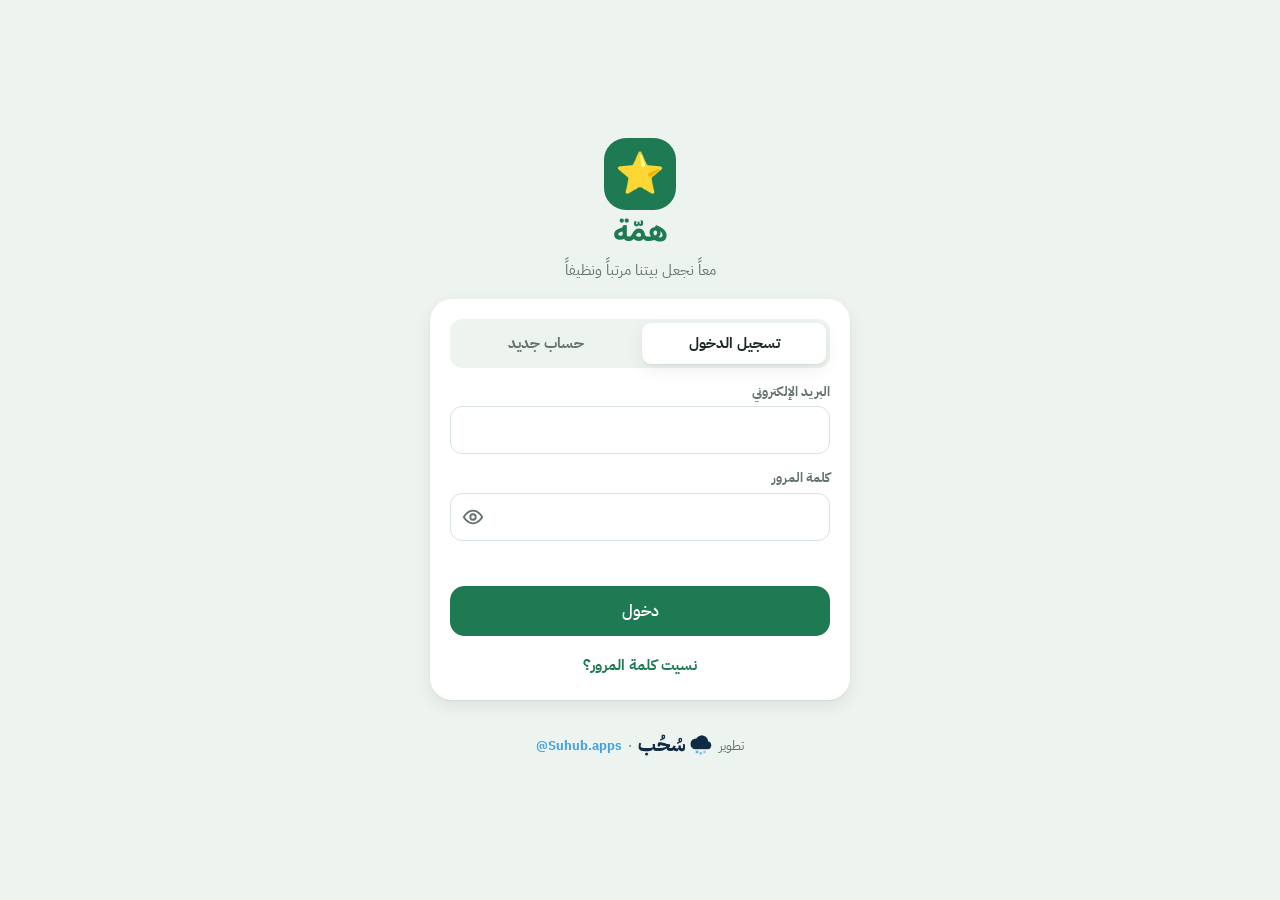
<file: index.html>
<!doctype html>
<html lang="ar" dir="rtl">
<head>
<meta charset="utf-8">
<meta name="viewport" content="width=device-width,initial-scale=1,viewport-fit=cover,user-scalable=no">
<meta name="theme-color" content="#1E7A53">
<meta name="apple-mobile-web-app-capable" content="yes">
<meta name="apple-mobile-web-app-title" content="همّة">
<link rel="manifest" href="manifest.webmanifest">
<link rel="icon" href="icons/icon-192.png">
<link rel="apple-touch-icon" href="icons/icon-192.png">
<title>همّة</title>
<link rel="stylesheet" href="app.css">
<script>window.hmZoom=function(){var m="auto";try{m=localStorage.getItem("hm_zoom")||"auto"}catch(e){}var w=innerWidth,z=1;if(m==="auto"){var tv=/\b(TV|AFT\w*|BRAVIA|Web0S|webOS|Tizen|SMART-TV|SmartTV|GoogleTV|CrKey)\b/i.test(navigator.userAgent);if(w>=1600&&(tv||matchMedia("(hover:none)").matches||w>=2300))z=Math.min(2.4,w/1300)}else z=parseFloat(m)||1;var H=document.documentElement;H.style.zoom=z>1.01?String(Math.round(z*100)/100):"";H.classList.toggle("hm-big",z>1.01||/\b(TV|AFT\w*|BRAVIA|Web0S|webOS|Tizen|SMART-TV|SmartTV|GoogleTV|CrKey)\b/i.test(navigator.userAgent))};hmZoom();addEventListener("resize",hmZoom);window.hmTheme=function(){var t="";try{t=localStorage.getItem("hm_theme")||""}catch(e){}if(t==="light"||t==="dark")document.documentElement.setAttribute("data-theme",t);else document.documentElement.removeAttribute("data-theme")};hmTheme();</script>
</head>
<body>

<!-- 1. تحميل -->
<section class="screen center" id="scrLoading">
  <div class="splash"><div class="logo" aria-hidden="true">⭐</div><div class="nm">همّة</div><div class="hint" style="margin-top:-8px">معاً نجعل بيتنا مرتباً ونظيفاً</div><div class="spinner" role="status" aria-label="جارٍ التحميل"></div></div>
</section>

<!-- 2. تسجيل الدخول -->
<section class="screen center" id="scrAuth" hidden>
  <div class="auth">
    <div class="head"><div class="logo" aria-hidden="true">⭐</div><h1>همّة</h1><p>معاً نجعل بيتنا مرتباً ونظيفاً</p></div>
    <form class="panel" id="authForm" novalidate>
      <div class="seg" role="tablist"><button type="button" class="on" data-mode="in">تسجيل الدخول</button><button type="button" data-mode="up">حساب جديد</button></div>
      <div class="fld" id="fName" hidden><label for="aName">اسمك</label><input class="in" id="aName" autocomplete="name" placeholder="مثال: أبو محمد"></div>
      <div class="fld"><label for="aEmail">البريد الإلكتروني</label><input class="in" id="aEmail" type="email" inputmode="email" autocomplete="email" dir="ltr"></div>
      <div class="fld"><label for="aPass">كلمة المرور</label><input class="in" id="aPass" type="password" autocomplete="current-password" dir="ltr"></div>
      <div class="msg-err" id="authErr" role="alert"></div>
      <button class="btn primary block" type="submit" id="authSubmit">دخول</button>
      <button class="link" type="button" id="forgotBtn">نسيت كلمة المرور؟</button>
    </form>
    <div class="suhub-dev">تطوير <img class="lk-l" src="icons/suhub-lockup.png" alt="سُحُب" height="22"><img class="lk-d" src="icons/suhub-lockup-white.png" alt="سُحُب" height="22"> · <a href="https://instagram.com/suhub.apps" target="_blank" rel="noopener" dir="ltr">@Suhub.apps</a></div>
  </div>
</section>

<!-- 3. إنشاء عائلة أو الانضمام -->
<section class="screen center" id="scrOnboard" hidden>
  <div class="auth">
    <div class="head"><div class="logo" aria-hidden="true">🏠</div><h1 id="obHello">أهلاً بك</h1><p>ابدأ بإنشاء عائلتك، أو انضم لعائلة موجودة برمز الدعوة.</p></div>
    <div class="choice" id="obChoice">
      <button class="opt" type="button" data-ob="create"><span class="e" aria-hidden="true">✨</span><span><b>إنشاء عائلة جديدة</b><span>أضف أبناءك ومهامهم وادعُ الطرف الآخر لاحقاً</span></span></button>
      <button class="opt" type="button" data-ob="join"><span class="e" aria-hidden="true">🔑</span><span><b>الانضمام برمز دعوة</b><span>إذا أنشأ الأب أو الأم العائلة وأرسل إليك الرمز</span></span></button>
    </div>
    <form class="panel" id="obCreate" hidden>
      <div class="fld"><label for="obFam">اسم العائلة</label><input class="in" id="obFam" placeholder="مثال: عائلة الجودر"></div>
      <div class="msg-err" id="obCreateErr" role="alert"></div>
      <button class="btn primary block" type="submit">إنشاء العائلة</button>
      <button class="link" type="button" data-ob="back">رجوع</button>
    </form>
    <form class="panel" id="obJoin" hidden>
      <div class="fld"><label for="obCode">رمز الدعوة</label><input class="in" id="obCode" maxlength="6" autocapitalize="characters" autocomplete="off" dir="ltr" style="text-align:center;letter-spacing:.3em;font-size:22px;font-weight:800"></div>
      <div class="msg-err" id="obJoinErr" role="alert"></div>
      <button class="btn primary block" type="submit">انضمام</button>
      <button class="link" type="button" data-ob="back">رجوع</button>
    </form>
    <button class="link" type="button" id="obSignOut">تسجيل الخروج</button>
  </div>
</section>

<!-- 4. لوحة المهام -->
<div class="app screen" id="scrBoard" hidden>
  <header class="top">
    <div class="date">
      <div class="brand"><span aria-hidden="true">⭐</span> <span id="famName">همّة</span></div>
      <h1 id="dayTitle">…</h1>
      <div class="sub"><span id="greg"></span><span id="clock"></span></div>
    </div>
    <div class="tools">
      <div class="viewsw" id="viewSw" role="tablist" aria-label="اختيار الصفحة">
        <button type="button" role="tab" data-view="kids" class="on">👧 الأبناء</button>
        <button type="button" role="tab" data-view="adults">🏠 الوالدين</button>
      </div>
      <div class="daynav" role="group" aria-label="اختيار اليوم">
        <button class="btn" id="prevDay" aria-label="اليوم السابق"><svg viewBox="0 0 24 24" fill="none" stroke="currentColor" stroke-width="2.4"><path d="M9 6l6 6-6 6"/></svg></button>
        <button class="btn on" id="todayBtn">اليوم</button>
        <button class="btn" id="nextDay" aria-label="اليوم التالي"><svg viewBox="0 0 24 24" fill="none" stroke="currentColor" stroke-width="2.4"><path d="M15 6l-6 6 6 6"/></svg></button>
      </div>
      <button class="btn honor-btn" id="honorBtn" hidden><span aria-hidden="true">🏆</span><span class="lbl-t">لوحة الشرف</span></button>
      <button class="btn primary" id="parentBtn"><svg viewBox="0 0 24 24" fill="none" stroke="currentColor" stroke-width="2"><rect x="5" y="11" width="14" height="10" rx="2"/><path d="M8 11V8a4 4 0 018 0v3"/></svg><span class="lbl-t">لوحة الوالدين</span></button>
    </div>
  </header>
  <div class="trial-bar" id="trialBar" hidden></div>
  <div class="notice" id="notice" hidden></div>
  <div class="goal-strip" id="goalStrip" hidden></div>
  <main class="board" id="board" aria-live="polite"></main>
  <div class="suhub-dev">تطوير <img class="lk-l" src="icons/suhub-lockup.png" alt="سُحُب" height="22"><img class="lk-d" src="icons/suhub-lockup-white.png" alt="سُحُب" height="22"> · <a href="https://instagram.com/suhub.apps" target="_blank" rel="noopener" dir="ltr">@Suhub.apps</a></div>
</div>

<canvas id="fx" aria-hidden="true"></canvas>
<div class="cele" id="cele" aria-live="assertive"><div class="card"><div class="em" id="celeEm">👏</div><h3 id="celeT"></h3><p id="celeP"></p><div class="plus" id="celePlus" hidden></div></div></div>
<div class="toast" id="toast"></div>
<div id="modalRoot"></div>

<script>
/* boot guard */
(function(){
  var errs=[];
  function rec(msg,file,line){errs.push({msg:String(msg||""),file:String(file||""),line:line||0})}
  window.addEventListener("error",function(e){if(e&&e.message)rec(e.message,e.filename,e.lineno)},true);
  window.addEventListener("unhandledrejection",function(e){var r=e&&e.reason;rec(r&&(r.message||r.code)||r,"",0)});
  function show(){
    var ld=document.getElementById("scrLoading");
    if(!ld||ld.hidden||document.getElementById("bootErr"))return;
    var cfg=null,other=null;
    for(var i=0;i<errs.length;i++){var x=errs[i];if(/firebase-config\.js/.test(x.file)){cfg=x;break}if(!other&&/SyntaxError|import|module|Failed to fetch/i.test(x.msg))other=x}
    var t,d;
    if(cfg){t="⚠️ خطأ في ملف الإعدادات";d="في ملف <b dir=\"ltr\">firebase-config.js</b>"+(cfg.line?" عند السطر <b>"+cfg.line+"</b> أو السطر الذي قبله":"")+".<br>تأكد من الفواصل <b>,</b> في آخر كل سطر، وأن كل قيمة بين علامتي تنصيص \"\".";}
    else if(!navigator.onLine){t="📡 لا يوجد اتصال بالإنترنت";d="تأكد من الاتصال وحاول مرة أخرى.";}
    else if(other){t="⚠️ تعذّر تشغيل التطبيق";d="حدث خطأ أثناء التحميل. أعد المحاولة، وإذا تكرر الخطأ تواصل معنا.";}
    else{t="⏳ استغرق التحميل وقتاً أطول من المعتاد";d="غالباً الاتصال بطيء. أعد المحاولة.";}
    var info=(cfg||other)?'<code dir="ltr" style="display:block;margin-top:10px;font-size:11px;opacity:.7;word-break:break-all">'+((cfg||other).msg.replace(/[<>&]/g,""))+'</code>':"";
    var box=document.createElement("div");box.id="bootErr";
    box.style.cssText="max-width:340px;margin:18px auto 0;padding:16px 18px;border-radius:16px;background:rgba(255,255,255,.08);border:1px solid rgba(127,127,127,.35);text-align:center;line-height:1.8;font-size:14px";
    box.innerHTML='<div style="font-weight:800;font-size:17px;margin-bottom:6px">'+t+'</div><div>'+d+'</div>'+info+'<button type="button" class="btn primary" style="margin-top:12px" onclick="location.reload()">↻ إعادة المحاولة</button>';
    var sp=ld.querySelector(".spinner");if(sp)sp.style.display="none";
    (ld.querySelector(".splash")||ld).appendChild(box);
  }
  setTimeout(show,12000);
  /* reload once on new version */
  try{if("serviceWorker"in navigator){var had=!!navigator.serviceWorker.controller,rl=false;navigator.serviceWorker.addEventListener("controllerchange",function(){if(had&&!rl){rl=true;location.reload()}})}}catch(_){}
  window.addEventListener("error",function(e){if(e&&/firebase-config\.js/.test(e.filename||""))setTimeout(show,300)},true);
})();
</script>
<script type="module" src="app.js"></script>
</body>
</html>
</file>
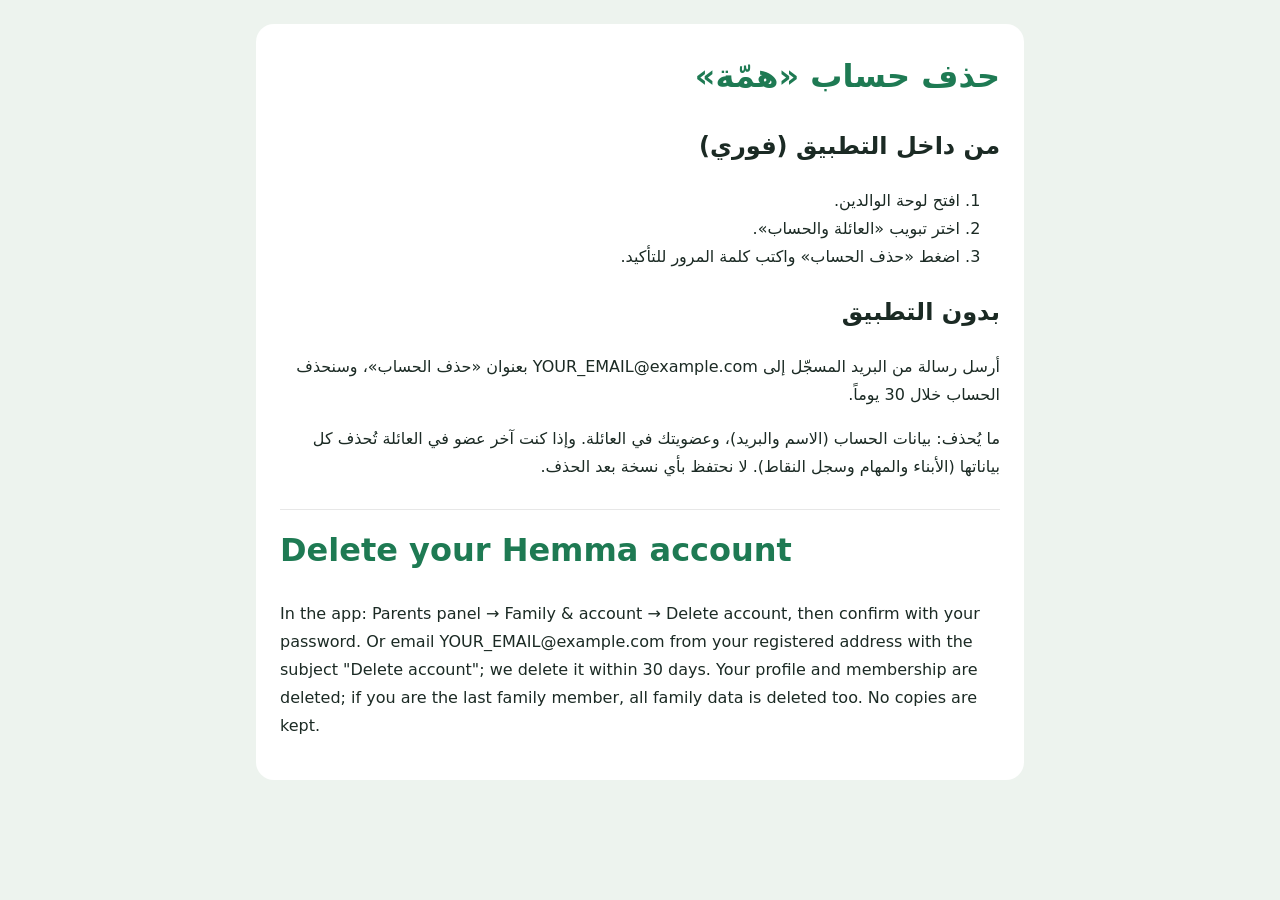
<file: delete-account.html>
<!doctype html>
<html lang="ar" dir="rtl"><head><meta charset="utf-8"><meta name="viewport" content="width=device-width,initial-scale=1">
<title>حذف الحساب · همّة</title>
<style>
:root{--bg:#EDF3EE;--fg:#1B2A24;--accent:#1E7A53;--card:#fff}
@media (prefers-color-scheme:dark){:root{--bg:#101714;--fg:#E4EDE8;--accent:#43C18A;--card:#18221E}}
body{margin:0;background:var(--bg);color:var(--fg);font:16px/1.75 system-ui,"Segoe UI",Tahoma,sans-serif;padding:24px 16px}
main{max-width:720px;margin:auto;background:var(--card);border-radius:18px;padding:24px}h1{color:var(--accent);margin-top:0}
.en{direction:ltr;text-align:left;border-top:1px solid #8883;margin-top:28px;padding-top:12px}
</style></head><body><main>
<h1>حذف حساب «همّة»</h1>
<h2>من داخل التطبيق (فوري)</h2>
<ol><li>افتح لوحة الوالدين.</li><li>اختر تبويب «العائلة والحساب».</li><li>اضغط «حذف الحساب» واكتب كلمة المرور للتأكيد.</li></ol>
<h2>بدون التطبيق</h2>
<p>أرسل رسالة من البريد المسجّل إلى <span dir="ltr">YOUR_EMAIL@example.com</span> بعنوان «حذف الحساب»، وسنحذف الحساب خلال 30 يوماً.</p>
<p>ما يُحذف: بيانات الحساب (الاسم والبريد)، وعضويتك في العائلة. وإذا كنت آخر عضو في العائلة تُحذف كل بياناتها (الأبناء والمهام وسجل النقاط). لا نحتفظ بأي نسخة بعد الحذف.</p>
<div class="en"><h1>Delete your Hemma account</h1>
<p>In the app: Parents panel → Family &amp; account → Delete account, then confirm with your password. Or email YOUR_EMAIL@example.com from your registered address with the subject "Delete account"; we delete it within 30 days. Your profile and membership are deleted; if you are the last family member, all family data is deleted too. No copies are kept.</p></div>
</main></body></html>
</file>
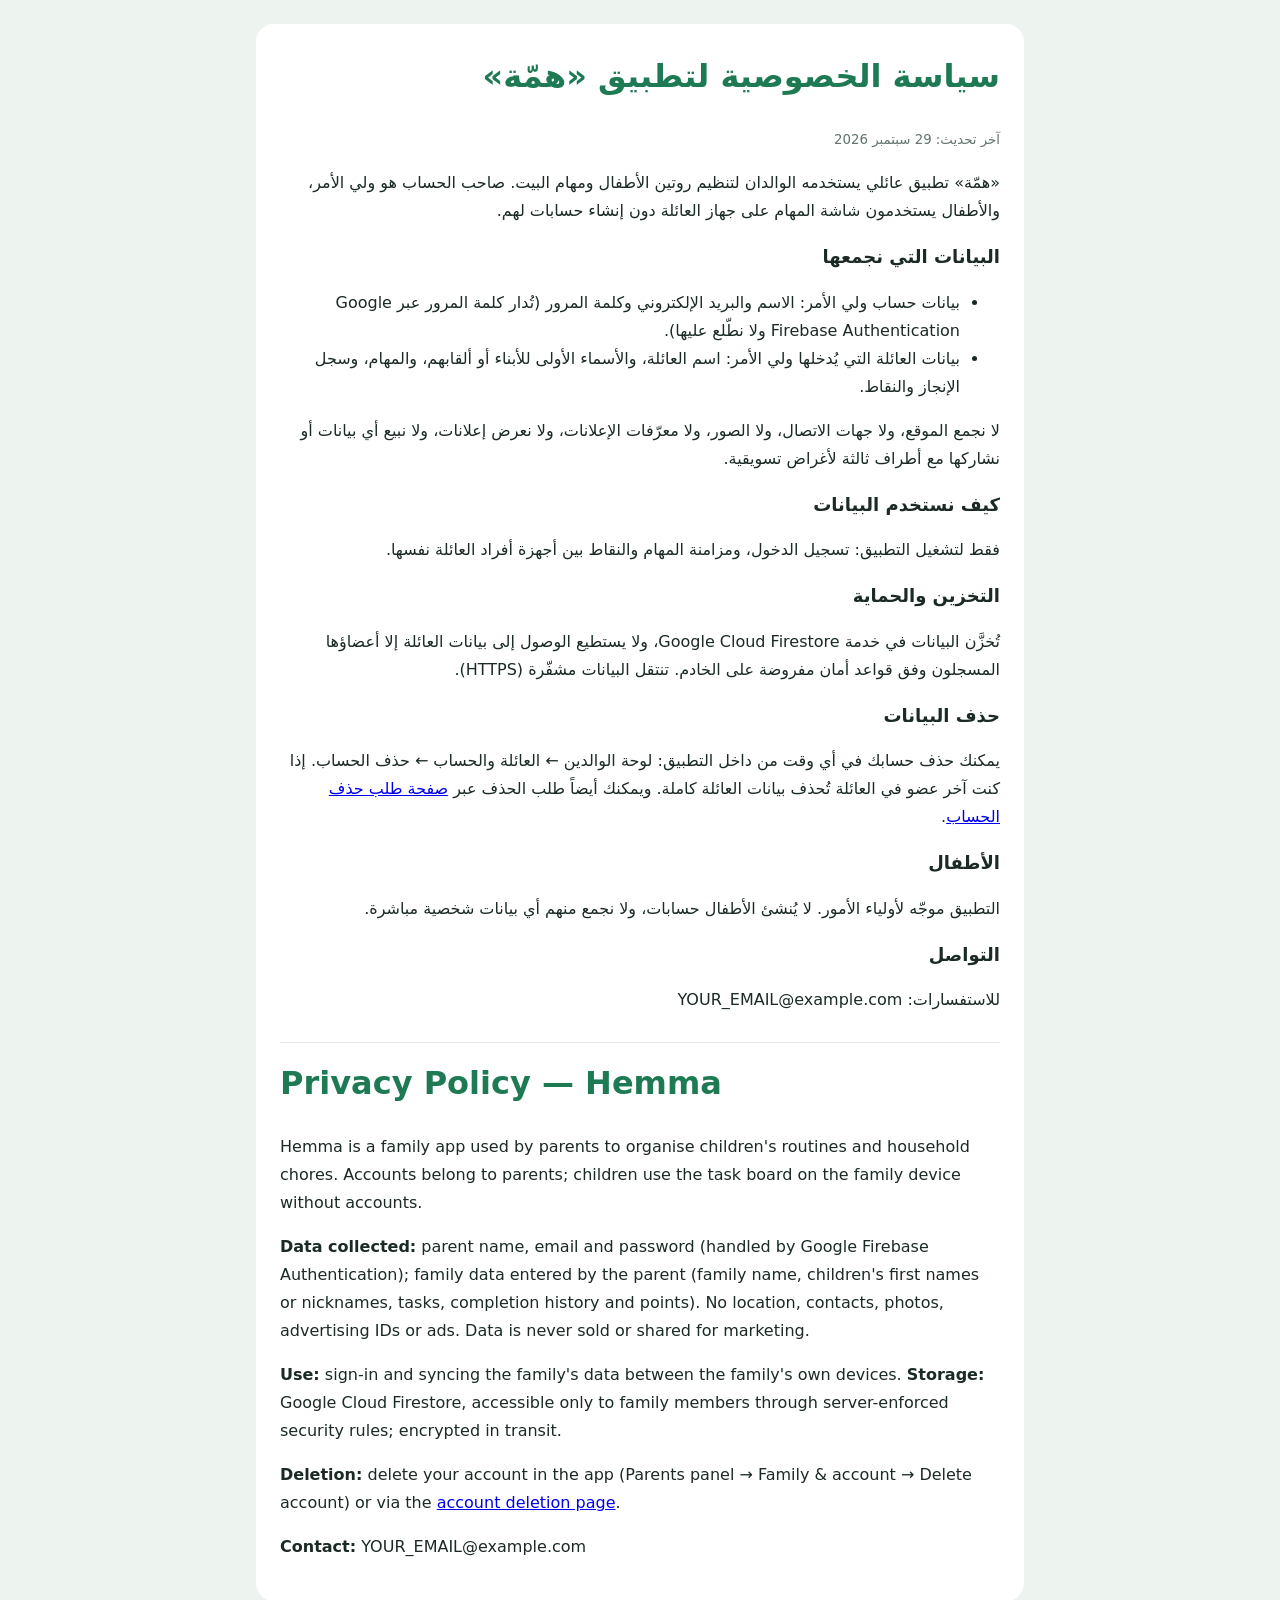
<file: privacy.html>
<!doctype html>
<html lang="ar" dir="rtl"><head><meta charset="utf-8"><meta name="viewport" content="width=device-width,initial-scale=1">
<title>سياسة الخصوصية · همّة</title>
<style>
:root{--bg:#EDF3EE;--fg:#1B2A24;--muted:#63746C;--accent:#1E7A53;--card:#fff}
@media (prefers-color-scheme:dark){:root{--bg:#101714;--fg:#E4EDE8;--muted:#94A69D;--accent:#43C18A;--card:#18221E}}
body{margin:0;background:var(--bg);color:var(--fg);font:16px/1.75 system-ui,"Segoe UI",Tahoma,sans-serif;padding:24px 16px}
main{max-width:720px;margin:auto;background:var(--card);border-radius:18px;padding:24px}
h1{color:var(--accent);margin-top:0}h2{font-size:18px;margin-bottom:4px}p,li{color:var(--fg)}small{color:var(--muted)}
.en{direction:ltr;text-align:left;border-top:1px solid #8883;margin-top:28px;padding-top:12px}
</style></head><body><main>
<h1>سياسة الخصوصية لتطبيق «همّة»</h1>
<small>آخر تحديث: 29 سبتمبر 2026</small>
<p>«همّة» تطبيق عائلي يستخدمه الوالدان لتنظيم روتين الأطفال ومهام البيت. صاحب الحساب هو ولي الأمر، والأطفال يستخدمون شاشة المهام على جهاز العائلة دون إنشاء حسابات لهم.</p>
<h2>البيانات التي نجمعها</h2>
<ul>
<li>بيانات حساب ولي الأمر: الاسم والبريد الإلكتروني وكلمة المرور (تُدار كلمة المرور عبر Google Firebase Authentication ولا نطّلع عليها).</li>
<li>بيانات العائلة التي يُدخلها ولي الأمر: اسم العائلة، والأسماء الأولى للأبناء أو ألقابهم، والمهام، وسجل الإنجاز والنقاط.</li>
</ul>
<p>لا نجمع الموقع، ولا جهات الاتصال، ولا الصور، ولا معرّفات الإعلانات، ولا نعرض إعلانات، ولا نبيع أي بيانات أو نشاركها مع أطراف ثالثة لأغراض تسويقية.</p>
<h2>كيف نستخدم البيانات</h2>
<p>فقط لتشغيل التطبيق: تسجيل الدخول، ومزامنة المهام والنقاط بين أجهزة أفراد العائلة نفسها.</p>
<h2>التخزين والحماية</h2>
<p>تُخزَّن البيانات في خدمة Google Cloud Firestore، ولا يستطيع الوصول إلى بيانات العائلة إلا أعضاؤها المسجلون وفق قواعد أمان مفروضة على الخادم. تنتقل البيانات مشفّرة (HTTPS).</p>
<h2>حذف البيانات</h2>
<p>يمكنك حذف حسابك في أي وقت من داخل التطبيق: لوحة الوالدين ← العائلة والحساب ← حذف الحساب. إذا كنت آخر عضو في العائلة تُحذف بيانات العائلة كاملة. ويمكنك أيضاً طلب الحذف عبر <a href="delete-account.html">صفحة طلب حذف الحساب</a>.</p>
<h2>الأطفال</h2>
<p>التطبيق موجّه لأولياء الأمور. لا يُنشئ الأطفال حسابات، ولا نجمع منهم أي بيانات شخصية مباشرة.</p>
<h2>التواصل</h2>
<p>للاستفسارات: <span dir="ltr">YOUR_EMAIL@example.com</span></p>
<div class="en">
<h1>Privacy Policy — Hemma</h1>
<p>Hemma is a family app used by parents to organise children's routines and household chores. Accounts belong to parents; children use the task board on the family device without accounts.</p>
<p><b>Data collected:</b> parent name, email and password (handled by Google Firebase Authentication); family data entered by the parent (family name, children's first names or nicknames, tasks, completion history and points). No location, contacts, photos, advertising IDs or ads. Data is never sold or shared for marketing.</p>
<p><b>Use:</b> sign-in and syncing the family's data between the family's own devices. <b>Storage:</b> Google Cloud Firestore, accessible only to family members through server-enforced security rules; encrypted in transit.</p>
<p><b>Deletion:</b> delete your account in the app (Parents panel → Family &amp; account → Delete account) or via the <a href="delete-account.html">account deletion page</a>.</p>
<p><b>Contact:</b> YOUR_EMAIL@example.com</p>
</div>
</main></body></html>
</file>
<file: app.css>
@font-face{font-family:IBM Plex Sans Arabic;font-style:normal;font-display:swap;font-weight:400;src:url("./fonts/ibm-plex-sans-arabic-arabic-400-normal-HDFIX7LY.woff2") format("woff2"),url("./fonts/ibm-plex-sans-arabic-arabic-400-normal-N4DMJBB5.woff") format("woff");unicode-range:U+0600-06FF,U+0750-077F,U+0870-088E,U+0890-0891,U+0897-08E1,U+08E3-08FF,U+200C-200E,U+2010-2011,U+204F,U+2E41,U+FB50-FDFF,U+FE70-FE74,U+FE76-FEFC,U+102E0-102FB,U+10E60-10E7E,U+10EC2-10EC4,U+10EFC-10EFF,U+1EE00-1EE03,U+1EE05-1EE1F,U+1EE21-1EE22,U+1EE24,U+1EE27,U+1EE29-1EE32,U+1EE34-1EE37,U+1EE39,U+1EE3B,U+1EE42,U+1EE47,U+1EE49,U+1EE4B,U+1EE4D-1EE4F,U+1EE51-1EE52,U+1EE54,U+1EE57,U+1EE59,U+1EE5B,U+1EE5D,U+1EE5F,U+1EE61-1EE62,U+1EE64,U+1EE67-1EE6A,U+1EE6C-1EE72,U+1EE74-1EE77,U+1EE79-1EE7C,U+1EE7E,U+1EE80-1EE89,U+1EE8B-1EE9B,U+1EEA1-1EEA3,U+1EEA5-1EEA9,U+1EEAB-1EEBB,U+1EEF0-1EEF1}@font-face{font-family:IBM Plex Sans Arabic;font-style:normal;font-display:swap;font-weight:400;src:url("./fonts/ibm-plex-sans-arabic-cyrillic-ext-400-normal-XJDTNQZ3.woff2") format("woff2"),url("./fonts/ibm-plex-sans-arabic-cyrillic-ext-400-normal-P2AL3NYX.woff") format("woff");unicode-range:U+0460-052F,U+1C80-1C8A,U+20B4,U+2DE0-2DFF,U+A640-A69F,U+FE2E-FE2F}@font-face{font-family:IBM Plex Sans Arabic;font-style:normal;font-display:swap;font-weight:400;src:url("./fonts/ibm-plex-sans-arabic-latin-ext-400-normal-ZJNBCCQT.woff2") format("woff2"),url("./fonts/ibm-plex-sans-arabic-latin-ext-400-normal-BNYZJBRB.woff") format("woff");unicode-range:U+0100-02BA,U+02BD-02C5,U+02C7-02CC,U+02CE-02D7,U+02DD-02FF,U+0304,U+0308,U+0329,U+1D00-1DBF,U+1E00-1E9F,U+1EF2-1EFF,U+2020,U+20A0-20AB,U+20AD-20C0,U+2113,U+2C60-2C7F,U+A720-A7FF}@font-face{font-family:IBM Plex Sans Arabic;font-style:normal;font-display:swap;font-weight:400;src:url("./fonts/ibm-plex-sans-arabic-latin-400-normal-W2AG3YJR.woff2") format("woff2"),url("./fonts/ibm-plex-sans-arabic-latin-400-normal-7WCZAUHA.woff") format("woff");unicode-range:U+0000-00FF,U+0131,U+0152-0153,U+02BB-02BC,U+02C6,U+02DA,U+02DC,U+0304,U+0308,U+0329,U+2000-206F,U+20AC,U+2122,U+2191,U+2193,U+2212,U+2215,U+FEFF,U+FFFD}@font-face{font-family:IBM Plex Sans Arabic;font-style:normal;font-display:swap;font-weight:500;src:url("./fonts/ibm-plex-sans-arabic-arabic-500-normal-AAIACC75.woff2") format("woff2"),url("./fonts/ibm-plex-sans-arabic-arabic-500-normal-5MTGWOCT.woff") format("woff");unicode-range:U+0600-06FF,U+0750-077F,U+0870-088E,U+0890-0891,U+0897-08E1,U+08E3-08FF,U+200C-200E,U+2010-2011,U+204F,U+2E41,U+FB50-FDFF,U+FE70-FE74,U+FE76-FEFC,U+102E0-102FB,U+10E60-10E7E,U+10EC2-10EC4,U+10EFC-10EFF,U+1EE00-1EE03,U+1EE05-1EE1F,U+1EE21-1EE22,U+1EE24,U+1EE27,U+1EE29-1EE32,U+1EE34-1EE37,U+1EE39,U+1EE3B,U+1EE42,U+1EE47,U+1EE49,U+1EE4B,U+1EE4D-1EE4F,U+1EE51-1EE52,U+1EE54,U+1EE57,U+1EE59,U+1EE5B,U+1EE5D,U+1EE5F,U+1EE61-1EE62,U+1EE64,U+1EE67-1EE6A,U+1EE6C-1EE72,U+1EE74-1EE77,U+1EE79-1EE7C,U+1EE7E,U+1EE80-1EE89,U+1EE8B-1EE9B,U+1EEA1-1EEA3,U+1EEA5-1EEA9,U+1EEAB-1EEBB,U+1EEF0-1EEF1}@font-face{font-family:IBM Plex Sans Arabic;font-style:normal;font-display:swap;font-weight:500;src:url("./fonts/ibm-plex-sans-arabic-cyrillic-ext-500-normal-JDN6M2QH.woff2") format("woff2"),url("./fonts/ibm-plex-sans-arabic-cyrillic-ext-500-normal-G66K6AVN.woff") format("woff");unicode-range:U+0460-052F,U+1C80-1C8A,U+20B4,U+2DE0-2DFF,U+A640-A69F,U+FE2E-FE2F}@font-face{font-family:IBM Plex Sans Arabic;font-style:normal;font-display:swap;font-weight:500;src:url("./fonts/ibm-plex-sans-arabic-latin-ext-500-normal-R4TZYXNB.woff2") format("woff2"),url("./fonts/ibm-plex-sans-arabic-latin-ext-500-normal-N3YASIEA.woff") format("woff");unicode-range:U+0100-02BA,U+02BD-02C5,U+02C7-02CC,U+02CE-02D7,U+02DD-02FF,U+0304,U+0308,U+0329,U+1D00-1DBF,U+1E00-1E9F,U+1EF2-1EFF,U+2020,U+20A0-20AB,U+20AD-20C0,U+2113,U+2C60-2C7F,U+A720-A7FF}@font-face{font-family:IBM Plex Sans Arabic;font-style:normal;font-display:swap;font-weight:500;src:url("./fonts/ibm-plex-sans-arabic-latin-500-normal-5LQDONK7.woff2") format("woff2"),url("./fonts/ibm-plex-sans-arabic-latin-500-normal-TFD6UMQA.woff") format("woff");unicode-range:U+0000-00FF,U+0131,U+0152-0153,U+02BB-02BC,U+02C6,U+02DA,U+02DC,U+0304,U+0308,U+0329,U+2000-206F,U+20AC,U+2122,U+2191,U+2193,U+2212,U+2215,U+FEFF,U+FFFD}@font-face{font-family:IBM Plex Sans Arabic;font-style:normal;font-display:swap;font-weight:600;src:url("./fonts/ibm-plex-sans-arabic-arabic-600-normal-LS4CIPTS.woff2") format("woff2"),url("./fonts/ibm-plex-sans-arabic-arabic-600-normal-USVRKN2F.woff") format("woff");unicode-range:U+0600-06FF,U+0750-077F,U+0870-088E,U+0890-0891,U+0897-08E1,U+08E3-08FF,U+200C-200E,U+2010-2011,U+204F,U+2E41,U+FB50-FDFF,U+FE70-FE74,U+FE76-FEFC,U+102E0-102FB,U+10E60-10E7E,U+10EC2-10EC4,U+10EFC-10EFF,U+1EE00-1EE03,U+1EE05-1EE1F,U+1EE21-1EE22,U+1EE24,U+1EE27,U+1EE29-1EE32,U+1EE34-1EE37,U+1EE39,U+1EE3B,U+1EE42,U+1EE47,U+1EE49,U+1EE4B,U+1EE4D-1EE4F,U+1EE51-1EE52,U+1EE54,U+1EE57,U+1EE59,U+1EE5B,U+1EE5D,U+1EE5F,U+1EE61-1EE62,U+1EE64,U+1EE67-1EE6A,U+1EE6C-1EE72,U+1EE74-1EE77,U+1EE79-1EE7C,U+1EE7E,U+1EE80-1EE89,U+1EE8B-1EE9B,U+1EEA1-1EEA3,U+1EEA5-1EEA9,U+1EEAB-1EEBB,U+1EEF0-1EEF1}@font-face{font-family:IBM Plex Sans Arabic;font-style:normal;font-display:swap;font-weight:600;src:url("./fonts/ibm-plex-sans-arabic-cyrillic-ext-600-normal-HM5VVFOZ.woff2") format("woff2"),url("./fonts/ibm-plex-sans-arabic-cyrillic-ext-600-normal-AJDAM7LZ.woff") format("woff");unicode-range:U+0460-052F,U+1C80-1C8A,U+20B4,U+2DE0-2DFF,U+A640-A69F,U+FE2E-FE2F}@font-face{font-family:IBM Plex Sans Arabic;font-style:normal;font-display:swap;font-weight:600;src:url("./fonts/ibm-plex-sans-arabic-latin-ext-600-normal-V6CVHTRX.woff2") format("woff2"),url("./fonts/ibm-plex-sans-arabic-latin-ext-600-normal-TVCPUHHD.woff") format("woff");unicode-range:U+0100-02BA,U+02BD-02C5,U+02C7-02CC,U+02CE-02D7,U+02DD-02FF,U+0304,U+0308,U+0329,U+1D00-1DBF,U+1E00-1E9F,U+1EF2-1EFF,U+2020,U+20A0-20AB,U+20AD-20C0,U+2113,U+2C60-2C7F,U+A720-A7FF}@font-face{font-family:IBM Plex Sans Arabic;font-style:normal;font-display:swap;font-weight:600;src:url("./fonts/ibm-plex-sans-arabic-latin-600-normal-XUUOQ5DA.woff2") format("woff2"),url("./fonts/ibm-plex-sans-arabic-latin-600-normal-ZE5R3UMF.woff") format("woff");unicode-range:U+0000-00FF,U+0131,U+0152-0153,U+02BB-02BC,U+02C6,U+02DA,U+02DC,U+0304,U+0308,U+0329,U+2000-206F,U+20AC,U+2122,U+2191,U+2193,U+2212,U+2215,U+FEFF,U+FFFD}@font-face{font-family:IBM Plex Sans Arabic;font-style:normal;font-display:swap;font-weight:700;src:url("./fonts/ibm-plex-sans-arabic-arabic-700-normal-HXTRD7MG.woff2") format("woff2"),url("./fonts/ibm-plex-sans-arabic-arabic-700-normal-PHKC2NDM.woff") format("woff");unicode-range:U+0600-06FF,U+0750-077F,U+0870-088E,U+0890-0891,U+0897-08E1,U+08E3-08FF,U+200C-200E,U+2010-2011,U+204F,U+2E41,U+FB50-FDFF,U+FE70-FE74,U+FE76-FEFC,U+102E0-102FB,U+10E60-10E7E,U+10EC2-10EC4,U+10EFC-10EFF,U+1EE00-1EE03,U+1EE05-1EE1F,U+1EE21-1EE22,U+1EE24,U+1EE27,U+1EE29-1EE32,U+1EE34-1EE37,U+1EE39,U+1EE3B,U+1EE42,U+1EE47,U+1EE49,U+1EE4B,U+1EE4D-1EE4F,U+1EE51-1EE52,U+1EE54,U+1EE57,U+1EE59,U+1EE5B,U+1EE5D,U+1EE5F,U+1EE61-1EE62,U+1EE64,U+1EE67-1EE6A,U+1EE6C-1EE72,U+1EE74-1EE77,U+1EE79-1EE7C,U+1EE7E,U+1EE80-1EE89,U+1EE8B-1EE9B,U+1EEA1-1EEA3,U+1EEA5-1EEA9,U+1EEAB-1EEBB,U+1EEF0-1EEF1}@font-face{font-family:IBM Plex Sans Arabic;font-style:normal;font-display:swap;font-weight:700;src:url("./fonts/ibm-plex-sans-arabic-cyrillic-ext-700-normal-DGZFXEHW.woff2") format("woff2"),url("./fonts/ibm-plex-sans-arabic-cyrillic-ext-700-normal-WLRBPAKL.woff") format("woff");unicode-range:U+0460-052F,U+1C80-1C8A,U+20B4,U+2DE0-2DFF,U+A640-A69F,U+FE2E-FE2F}@font-face{font-family:IBM Plex Sans Arabic;font-style:normal;font-display:swap;font-weight:700;src:url("./fonts/ibm-plex-sans-arabic-latin-ext-700-normal-7B2WXXLV.woff2") format("woff2"),url("./fonts/ibm-plex-sans-arabic-latin-ext-700-normal-FWASHQWK.woff") format("woff");unicode-range:U+0100-02BA,U+02BD-02C5,U+02C7-02CC,U+02CE-02D7,U+02DD-02FF,U+0304,U+0308,U+0329,U+1D00-1DBF,U+1E00-1E9F,U+1EF2-1EFF,U+2020,U+20A0-20AB,U+20AD-20C0,U+2113,U+2C60-2C7F,U+A720-A7FF}@font-face{font-family:IBM Plex Sans Arabic;font-style:normal;font-display:swap;font-weight:700;src:url("./fonts/ibm-plex-sans-arabic-latin-700-normal-PNVBXMWU.woff2") format("woff2"),url("./fonts/ibm-plex-sans-arabic-latin-700-normal-XDYQC2ZA.woff") format("woff");unicode-range:U+0000-00FF,U+0131,U+0152-0153,U+02BB-02BC,U+02C6,U+02DA,U+02DC,U+0304,U+0308,U+0329,U+2000-206F,U+20AC,U+2122,U+2191,U+2193,U+2212,U+2215,U+FEFF,U+FFFD}@font-face{font-family:"Baloo Bhaijaan 2";font-style:normal;font-display:swap;font-weight:600;src:url("./fonts/baloo-bhaijaan-2-arabic-600-normal-VOY4JOK4.woff2") format("woff2"),url("./fonts/baloo-bhaijaan-2-arabic-600-normal-HRPUJSL7.woff") format("woff");unicode-range:U+0600-06FF,U+0750-077F,U+0870-088E,U+0890-0891,U+0897-08E1,U+08E3-08FF,U+200C-200E,U+2010-2011,U+204F,U+2E41,U+FB50-FDFF,U+FE70-FE74,U+FE76-FEFC,U+102E0-102FB,U+10E60-10E7E,U+10EC2-10EC4,U+10EFC-10EFF,U+1EE00-1EE03,U+1EE05-1EE1F,U+1EE21-1EE22,U+1EE24,U+1EE27,U+1EE29-1EE32,U+1EE34-1EE37,U+1EE39,U+1EE3B,U+1EE42,U+1EE47,U+1EE49,U+1EE4B,U+1EE4D-1EE4F,U+1EE51-1EE52,U+1EE54,U+1EE57,U+1EE59,U+1EE5B,U+1EE5D,U+1EE5F,U+1EE61-1EE62,U+1EE64,U+1EE67-1EE6A,U+1EE6C-1EE72,U+1EE74-1EE77,U+1EE79-1EE7C,U+1EE7E,U+1EE80-1EE89,U+1EE8B-1EE9B,U+1EEA1-1EEA3,U+1EEA5-1EEA9,U+1EEAB-1EEBB,U+1EEF0-1EEF1}@font-face{font-family:"Baloo Bhaijaan 2";font-style:normal;font-display:swap;font-weight:600;src:url("./fonts/baloo-bhaijaan-2-vietnamese-600-normal-G4D7ZW4Y.woff2") format("woff2"),url("./fonts/baloo-bhaijaan-2-vietnamese-600-normal-KJ6BG2DC.woff") format("woff");unicode-range:U+0102-0103,U+0110-0111,U+0128-0129,U+0168-0169,U+01A0-01A1,U+01AF-01B0,U+0300-0301,U+0303-0304,U+0308-0309,U+0323,U+0329,U+1EA0-1EF9,U+20AB}@font-face{font-family:"Baloo Bhaijaan 2";font-style:normal;font-display:swap;font-weight:600;src:url("./fonts/baloo-bhaijaan-2-latin-ext-600-normal-U4DRLWRX.woff2") format("woff2"),url("./fonts/baloo-bhaijaan-2-latin-ext-600-normal-WBL5J37E.woff") format("woff");unicode-range:U+0100-02BA,U+02BD-02C5,U+02C7-02CC,U+02CE-02D7,U+02DD-02FF,U+0304,U+0308,U+0329,U+1D00-1DBF,U+1E00-1E9F,U+1EF2-1EFF,U+2020,U+20A0-20AB,U+20AD-20C0,U+2113,U+2C60-2C7F,U+A720-A7FF}@font-face{font-family:"Baloo Bhaijaan 2";font-style:normal;font-display:swap;font-weight:600;src:url("./fonts/baloo-bhaijaan-2-latin-600-normal-Q2D3VILL.woff2") format("woff2"),url("./fonts/baloo-bhaijaan-2-latin-600-normal-BGIJZC6V.woff") format("woff");unicode-range:U+0000-00FF,U+0131,U+0152-0153,U+02BB-02BC,U+02C6,U+02DA,U+02DC,U+0304,U+0308,U+0329,U+2000-206F,U+20AC,U+2122,U+2191,U+2193,U+2212,U+2215,U+FEFF,U+FFFD}@font-face{font-family:"Baloo Bhaijaan 2";font-style:normal;font-display:swap;font-weight:700;src:url("./fonts/baloo-bhaijaan-2-arabic-700-normal-4NS5YCH5.woff2") format("woff2"),url("./fonts/baloo-bhaijaan-2-arabic-700-normal-EI6TAYAH.woff") format("woff");unicode-range:U+0600-06FF,U+0750-077F,U+0870-088E,U+0890-0891,U+0897-08E1,U+08E3-08FF,U+200C-200E,U+2010-2011,U+204F,U+2E41,U+FB50-FDFF,U+FE70-FE74,U+FE76-FEFC,U+102E0-102FB,U+10E60-10E7E,U+10EC2-10EC4,U+10EFC-10EFF,U+1EE00-1EE03,U+1EE05-1EE1F,U+1EE21-1EE22,U+1EE24,U+1EE27,U+1EE29-1EE32,U+1EE34-1EE37,U+1EE39,U+1EE3B,U+1EE42,U+1EE47,U+1EE49,U+1EE4B,U+1EE4D-1EE4F,U+1EE51-1EE52,U+1EE54,U+1EE57,U+1EE59,U+1EE5B,U+1EE5D,U+1EE5F,U+1EE61-1EE62,U+1EE64,U+1EE67-1EE6A,U+1EE6C-1EE72,U+1EE74-1EE77,U+1EE79-1EE7C,U+1EE7E,U+1EE80-1EE89,U+1EE8B-1EE9B,U+1EEA1-1EEA3,U+1EEA5-1EEA9,U+1EEAB-1EEBB,U+1EEF0-1EEF1}@font-face{font-family:"Baloo Bhaijaan 2";font-style:normal;font-display:swap;font-weight:700;src:url("./fonts/baloo-bhaijaan-2-vietnamese-700-normal-OZETE5ZY.woff2") format("woff2"),url("./fonts/baloo-bhaijaan-2-vietnamese-700-normal-DBUJJRAP.woff") format("woff");unicode-range:U+0102-0103,U+0110-0111,U+0128-0129,U+0168-0169,U+01A0-01A1,U+01AF-01B0,U+0300-0301,U+0303-0304,U+0308-0309,U+0323,U+0329,U+1EA0-1EF9,U+20AB}@font-face{font-family:"Baloo Bhaijaan 2";font-style:normal;font-display:swap;font-weight:700;src:url("./fonts/baloo-bhaijaan-2-latin-ext-700-normal-3DIAJYOR.woff2") format("woff2"),url("./fonts/baloo-bhaijaan-2-latin-ext-700-normal-6TBZILB7.woff") format("woff");unicode-range:U+0100-02BA,U+02BD-02C5,U+02C7-02CC,U+02CE-02D7,U+02DD-02FF,U+0304,U+0308,U+0329,U+1D00-1DBF,U+1E00-1E9F,U+1EF2-1EFF,U+2020,U+20A0-20AB,U+20AD-20C0,U+2113,U+2C60-2C7F,U+A720-A7FF}@font-face{font-family:"Baloo Bhaijaan 2";font-style:normal;font-display:swap;font-weight:700;src:url("./fonts/baloo-bhaijaan-2-latin-700-normal-TX6BLHDJ.woff2") format("woff2"),url("./fonts/baloo-bhaijaan-2-latin-700-normal-2GTYGYA6.woff") format("woff");unicode-range:U+0000-00FF,U+0131,U+0152-0153,U+02BB-02BC,U+02C6,U+02DA,U+02DC,U+0304,U+0308,U+0329,U+2000-206F,U+20AC,U+2122,U+2191,U+2193,U+2212,U+2215,U+FEFF,U+FFFD}@font-face{font-family:"Baloo Bhaijaan 2";font-style:normal;font-display:swap;font-weight:800;src:url("./fonts/baloo-bhaijaan-2-arabic-800-normal-3RT2LREI.woff2") format("woff2"),url("./fonts/baloo-bhaijaan-2-arabic-800-normal-TZVMLZ44.woff") format("woff");unicode-range:U+0600-06FF,U+0750-077F,U+0870-088E,U+0890-0891,U+0897-08E1,U+08E3-08FF,U+200C-200E,U+2010-2011,U+204F,U+2E41,U+FB50-FDFF,U+FE70-FE74,U+FE76-FEFC,U+102E0-102FB,U+10E60-10E7E,U+10EC2-10EC4,U+10EFC-10EFF,U+1EE00-1EE03,U+1EE05-1EE1F,U+1EE21-1EE22,U+1EE24,U+1EE27,U+1EE29-1EE32,U+1EE34-1EE37,U+1EE39,U+1EE3B,U+1EE42,U+1EE47,U+1EE49,U+1EE4B,U+1EE4D-1EE4F,U+1EE51-1EE52,U+1EE54,U+1EE57,U+1EE59,U+1EE5B,U+1EE5D,U+1EE5F,U+1EE61-1EE62,U+1EE64,U+1EE67-1EE6A,U+1EE6C-1EE72,U+1EE74-1EE77,U+1EE79-1EE7C,U+1EE7E,U+1EE80-1EE89,U+1EE8B-1EE9B,U+1EEA1-1EEA3,U+1EEA5-1EEA9,U+1EEAB-1EEBB,U+1EEF0-1EEF1}@font-face{font-family:"Baloo Bhaijaan 2";font-style:normal;font-display:swap;font-weight:800;src:url("./fonts/baloo-bhaijaan-2-vietnamese-800-normal-B652LZBA.woff2") format("woff2"),url("./fonts/baloo-bhaijaan-2-vietnamese-800-normal-2YH5O6DD.woff") format("woff");unicode-range:U+0102-0103,U+0110-0111,U+0128-0129,U+0168-0169,U+01A0-01A1,U+01AF-01B0,U+0300-0301,U+0303-0304,U+0308-0309,U+0323,U+0329,U+1EA0-1EF9,U+20AB}@font-face{font-family:"Baloo Bhaijaan 2";font-style:normal;font-display:swap;font-weight:800;src:url("./fonts/baloo-bhaijaan-2-latin-ext-800-normal-VRFKO4HG.woff2") format("woff2"),url("./fonts/baloo-bhaijaan-2-latin-ext-800-normal-BVKRAS5Z.woff") format("woff");unicode-range:U+0100-02BA,U+02BD-02C5,U+02C7-02CC,U+02CE-02D7,U+02DD-02FF,U+0304,U+0308,U+0329,U+1D00-1DBF,U+1E00-1E9F,U+1EF2-1EFF,U+2020,U+20A0-20AB,U+20AD-20C0,U+2113,U+2C60-2C7F,U+A720-A7FF}@font-face{font-family:"Baloo Bhaijaan 2";font-style:normal;font-display:swap;font-weight:800;src:url("./fonts/baloo-bhaijaan-2-latin-800-normal-5Q5QXZHL.woff2") format("woff2"),url("./fonts/baloo-bhaijaan-2-latin-800-normal-QOUYUOWW.woff") format("woff");unicode-range:U+0000-00FF,U+0131,U+0152-0153,U+02BB-02BC,U+02C6,U+02DA,U+02DC,U+0304,U+0308,U+0329,U+2000-206F,U+20AC,U+2122,U+2191,U+2193,U+2212,U+2215,U+FEFF,U+FFFD}:root{--bg:#EDF3EE;--surface:#FFFFFF;--ink:#1B2A24;--muted:#63746C;--line:#D8E3DC;--accent:#1E7A53;--accent-ink:#FFFFFF;--gold:#F0B400;--danger:#C0392B;--col-l:95%;--col-s:62%;--card-l:88%;--band-l:50%;--band-s:42%;--icon-l:96%;--shadow:0 1px 2px rgb(20 40 30/.06),0 6px 18px rgb(20 40 30/.07);--f-display:"Baloo Bhaijaan 2","IBM Plex Sans Arabic",system-ui,sans-serif;--f-body:"IBM Plex Sans Arabic",system-ui,"Segoe UI",Tahoma,sans-serif}@media(prefers-color-scheme:dark){:root:not([data-theme=light]){--bg:#101714;--surface:#18221E;--ink:#E4EDE8;--muted:#94A69D;--line:#28352F;--accent:#43C18A;--accent-ink:#08140E;--gold:#F5C542;--danger:#EF6F61;--col-l:17%;--col-s:30%;--card-l:24%;--band-l:36%;--band-s:40%;--icon-l:30%;--shadow:0 1px 2px rgb(0 0 0/.3),0 6px 18px rgb(0 0 0/.25);color-scheme:dark}}:root[data-theme=dark]{--bg:#101714;--surface:#18221E;--ink:#E4EDE8;--muted:#94A69D;--line:#28352F;--accent:#43C18A;--accent-ink:#08140E;--gold:#F5C542;--danger:#EF6F61;--col-l:17%;--col-s:30%;--card-l:24%;--band-l:36%;--band-s:40%;--icon-l:30%;--shadow:0 1px 2px rgb(0 0 0/.3),0 6px 18px rgb(0 0 0/.25);color-scheme:dark}*{box-sizing:border-box}html,body{height:100%}body{background:var(--bg);color:var(--ink);font-family:var(--f-body);font-size:15px;line-height:1.5;direction:rtl}button,input,select{font:inherit;color:inherit}button{cursor:pointer}:focus-visible{outline:3px solid var(--accent);outline-offset:2px}.app{display:flex;flex-direction:column;gap:14px;height:100%;padding-block:14px;padding-inline:16px;max-width:1500px;margin-inline:auto}.top{display:flex;flex-wrap:wrap;align-items:center;justify-content:space-between;gap:12px;background:var(--surface);border-radius:18px;padding:12px 16px;box-shadow:var(--shadow)}.date{display:flex;flex-direction:column;min-width:0}.date h1{margin:0;font-family:var(--f-display);font-weight:800;font-size:clamp(20px,2.6vw,28px);line-height:1.2;text-wrap:balance}.date .sub{color:var(--muted);font-size:13px;font-variant-numeric:tabular-nums;display:flex;gap:10px;flex-wrap:wrap}.brand{font-family:var(--f-display);font-weight:800;color:var(--accent);font-size:18px;display:flex;align-items:center;gap:6px}.tools{display:flex;align-items:center;gap:8px;flex-wrap:wrap}.btn{border:1px solid var(--line);background:var(--surface);border-radius:12px;padding:7px 12px;display:inline-flex;align-items:center;gap:6px;font-weight:600;font-size:14px}.btn:hover{border-color:var(--accent)}.btn.primary{background:var(--accent);color:var(--accent-ink);border-color:var(--accent)}.btn.ghost{border-color:transparent;background:transparent}.btn.danger{color:var(--danger);border-color:color-mix(in srgb,var(--danger) 40%,var(--line))}.btn svg{width:18px;height:18px}.daynav{display:flex;align-items:center;gap:4px;background:var(--bg);border-radius:12px;padding:3px}.daynav .btn{padding:5px 10px;border:0;background:transparent}.daynav .btn.on{background:var(--accent);color:var(--accent-ink)}.board{flex:1;min-height:0;display:grid;grid-auto-flow:column;grid-auto-columns:minmax(230px,1fr);gap:14px;overflow-x:auto;overflow-y:hidden;scroll-snap-type:x mandatory;padding-bottom:4px}.col{--h:160;scroll-snap-align:start;background:hsl(var(--h) var(--col-s) var(--col-l));border-radius:20px;display:flex;flex-direction:column;min-height:0;min-width:0;border:1px solid hsl(var(--h) 40% calc(var(--col-l) - 6%))}.col-head{padding:12px 14px 10px;display:flex;flex-direction:column;gap:8px}.who{display:flex;align-items:center;gap:10px}.avatar{width:42px;height:42px;border-radius:50%;display:grid;place-items:center;font-size:24px;background:var(--surface);box-shadow:0 0 0 3px hsl(var(--h) 50% var(--band-l))}.who .name{font-family:var(--f-display);font-weight:800;font-size:21px;line-height:1.1}.who .pts{margin-inline-start:auto;display:flex;align-items:center;gap:4px;font-weight:700;font-variant-numeric:tabular-nums;background:var(--surface);padding:3px 10px;border-radius:99px;font-size:14px}.who .pts .s{color:var(--gold)}.prog{display:flex;align-items:center;gap:8px;font-size:13px;font-weight:600;color:var(--muted);font-variant-numeric:tabular-nums}.bar{flex:1;height:8px;border-radius:99px;background:hsl(var(--h) 30% calc(var(--col-l) - 9%));overflow:hidden}.bar i{display:block;height:100%;background:hsl(var(--h) 55% var(--band-l));border-radius:inherit;transition:width .5s cubic-bezier(.3,1.4,.5,1)}.col.complete .bar i{background:var(--gold)}.badge-done{display:none;align-items:center;gap:6px;justify-content:center;font-weight:700;background:var(--gold);color:#3a2a00;border-radius:12px;padding:5px 8px;font-size:13px}.col.complete .badge-done{display:flex}.tasks{flex:1;overflow-y:auto;padding:4px 12px 14px;display:flex;flex-direction:column;gap:10px}.period{font-size:12px;font-weight:700;color:hsl(var(--h) 35% calc(var(--band-l) - 8%));letter-spacing:.02em;margin-top:4px}:root[data-theme=dark] .period{color:hsl(var(--h) 45% 72%)}@media(prefers-color-scheme:dark){:root:not([data-theme=light]) .period{color:hsl(var(--h) 45% 72%)}}.task{all:unset;box-sizing:border-box;cursor:pointer;flex:none;display:flex;flex-direction:column;border-radius:16px;overflow:hidden;background:hsl(var(--h) 55% var(--card-l));box-shadow:var(--shadow);transition:transform .15s ease,opacity .3s;position:relative;-webkit-tap-highlight-color:transparent}.task:active{transform:scale(.97)}.task:focus-visible{outline:3px solid var(--accent);outline-offset:2px}.task .ic{font-size:40px;line-height:1;display:grid;place-items:center;padding:16px 0 12px}.task .band{display:flex;align-items:center;gap:10px;background:hsl(var(--h) var(--band-s) var(--band-l));color:#fff;padding:9px 12px}.task .t{flex:1;min-width:0;font-weight:700;font-size:15px;line-height:1.3}.task .chip{font-size:11px;font-weight:600;background:#ffffffe6;color:hsl(var(--h) 40% 30%);border-radius:6px;padding:1px 7px;display:inline-block;margin-top:3px}.check{flex:none;width:34px;height:34px;border-radius:50%;background:#fff;display:grid;place-items:center;transition:background .2s}.check svg{width:20px;height:20px;stroke:#fff;stroke-width:3.2;fill:none;opacity:0;transform:scale(.4);transition:all .25s cubic-bezier(.3,1.6,.5,1)}.task.done .check{background:var(--gold)}.task.done .check svg{opacity:1;transform:scale(1);stroke:#3a2a00}.task.done .ic{opacity:.55;filter:saturate(.6)}.task.done .t{text-decoration:line-through;text-decoration-thickness:2px;opacity:.9}.task.pop{animation:pop .45s cubic-bezier(.3,1.6,.5,1)}@keyframes pop{0%{transform:scale(1)}40%{transform:scale(1.06)}to{transform:scale(1)}}.empty-col{color:var(--muted);text-align:center;padding:24px 8px;font-size:14px}.state{flex:1;display:grid;place-items:center;text-align:center}.state .box{background:var(--surface);border-radius:22px;padding:28px;max-width:440px;box-shadow:var(--shadow);display:flex;flex-direction:column;gap:12px;align-items:center}.state h2{margin:0;font-family:var(--f-display);font-size:24px}.state p{margin:0;color:var(--muted)}.skel{background:linear-gradient(90deg,var(--line),var(--surface),var(--line));background-size:200% 100%;animation:sk 1.4s linear infinite;border-radius:20px}@keyframes sk{to{background-position:-200% 0}}#fx{position:fixed;inset:0;pointer-events:none;z-index:50;width:100%;height:100%}.cele{position:fixed;inset:0;z-index:60;display:grid;place-items:center;pointer-events:none;opacity:0;transition:opacity .25s}.cele.show{opacity:1}.cele.big{pointer-events:auto;background:#0a140f59}.cele .card{background:var(--surface);border-radius:26px;padding:22px 30px;text-align:center;box-shadow:0 20px 60px #00000040;transform:scale(.6);transition:transform .45s cubic-bezier(.3,1.6,.5,1);max-width:min(92vw,420px)}.cele.show .card{transform:scale(1)}.cele .em{font-size:78px;line-height:1;display:inline-block;animation:clap .5s ease-in-out infinite alternate}.cele.big .em{font-size:96px;animation:bounce .8s ease-in-out infinite alternate}@keyframes clap{0%{transform:rotate(-14deg) scale(.92)}to{transform:rotate(12deg) scale(1.1)}}@keyframes bounce{0%{transform:translateY(0) scale(1)}to{transform:translateY(-10px) scale(1.08)}}.cele h3{margin:8px 0 2px;font-family:var(--f-display);font-size:28px;font-weight:800}.cele p{margin:0;color:var(--muted);font-weight:600}.cele .plus{display:inline-flex;align-items:center;gap:6px;margin-top:10px;background:var(--gold);color:#3a2a00;font-weight:800;border-radius:99px;padding:6px 16px;font-size:18px}.modal{position:fixed;inset:0;z-index:40;background:#0a140f73;display:flex;align-items:center;justify-content:center;padding:16px;overflow:hidden}.sheet{background:var(--surface);border-radius:22px;width:min(860px,100%);max-height:calc(100vh - 32px);max-height:calc(100dvh - 32px);display:flex;flex-direction:column;box-shadow:0 30px 80px #0000004d;min-width:0}.sheet-h{display:flex;align-items:center;justify-content:space-between;gap:10px;padding:16px 18px;border-bottom:1px solid var(--line)}.sheet-h h2{margin:0;font-family:var(--f-display);font-size:22px}.tabs{display:flex;gap:6px;padding:10px 18px 0;flex-wrap:wrap}.tab{border:0;background:transparent;padding:8px 14px;border-radius:10px;font-weight:700;color:var(--muted)}.tab.on{background:var(--bg);color:var(--ink)}.sheet-b{padding:16px 18px;overflow-y:auto;-webkit-overflow-scrolling:touch;overscroll-behavior:contain;flex:1 1 auto;display:flex;flex-direction:column;gap:12px;min-height:0}.sheet-f{display:flex;gap:8px;justify-content:space-between;align-items:center;padding:12px 18px;border-top:1px solid var(--line);flex-wrap:wrap}.row{display:flex;flex-wrap:wrap;align-items:center;gap:10px;border:1px solid var(--line);border-radius:14px;padding:10px 12px;background:var(--bg)}.row .grow{flex:1 1 180px;min-width:0}.in{border:1px solid var(--line);background:var(--surface);border-radius:10px;padding:7px 10px;width:100%;min-width:0}select.in{width:auto}.emo{font-size:20px;padding:4px 6px}.lbl{font-size:12px;font-weight:700;color:var(--muted);display:block;margin-bottom:3px}.swatches{display:flex;gap:6px;flex-wrap:wrap}.sw{width:26px;height:26px;border-radius:50%;border:2px solid transparent;background:hsl(var(--h) 60% 62%)}.sw.on{border-color:var(--ink)}.chips{display:flex;gap:5px;flex-wrap:wrap}.chipbtn{border:1px solid var(--line);background:var(--surface);border-radius:99px;padding:3px 10px;font-size:13px;font-weight:600}.chipbtn.on{background:var(--accent);color:var(--accent-ink);border-color:var(--accent)}.field{display:flex;flex-direction:column;gap:4px;max-width:340px}.hint{font-size:13px;color:var(--muted)}.confirm{display:flex;gap:6px;align-items:center;font-size:13px;font-weight:600;color:var(--danger)}.pin{display:flex;flex-direction:column;gap:12px;align-items:center;padding:24px}.pin input{font-size:28px;letter-spacing:.4em;text-align:center;width:200px;font-variant-numeric:tabular-nums}.err{color:var(--danger);font-weight:600;font-size:14px;min-height:1.4em}.toast{position:fixed;bottom:calc(18px + env(safe-area-inset-bottom,0px));left:50%;transform:translate(-50%);background:var(--ink);color:var(--bg);padding:10px 18px;border-radius:12px;font-weight:600;z-index:70;opacity:0;transition:opacity .25s;pointer-events:none;max-width:calc(100% - 32px)}.toast.show{opacity:1}.board-scores{display:flex;gap:8px;flex-wrap:wrap}.today-pts{margin-inline-start:auto;color:var(--ink);font-weight:700;white-space:nowrap}.today-pts b{color:var(--gold)}.chip.pt{background:var(--gold);color:#3a2a00;margin-inline-start:4px}.notice{display:flex;align-items:center;gap:12px;background:var(--surface);border-radius:16px;padding:10px 16px;box-shadow:var(--shadow);border-inline-start:6px solid var(--gold);font-weight:600;flex-wrap:wrap}.notice .av{font-size:30px;line-height:1}.notice .msg{flex:1 1 220px;min-width:0}.notice .msg strong{font-family:var(--f-display);font-size:19px;display:block;line-height:1.3}.notice .msg span{color:var(--muted);font-size:14px}.notice.all{border-inline-start-color:var(--accent)}.col.waiting{box-shadow:0 0 0 3px var(--gold);animation:wait 1.6s ease-in-out infinite}@keyframes wait{50%{box-shadow:0 0 0 7px color-mix(in srgb,var(--gold) 35%,transparent)}}.honor-btn{border-color:color-mix(in srgb,var(--gold) 60%,var(--line))}.honor-btn.due{background:var(--gold);color:#3a2a00;border-color:var(--gold);animation:wait 1.6s ease-in-out infinite}.hb-range{display:flex;align-items:center;justify-content:center;gap:8px;color:var(--muted);font-weight:600;font-variant-numeric:tabular-nums}.podium{display:grid;grid-template-columns:repeat(3,minmax(0,1fr));align-items:end;gap:10px;max-width:520px;width:100%;margin:6px auto 0}.pod{display:flex;flex-direction:column;align-items:center;gap:4px;min-width:0;text-align:center}.pod .pa{font-size:40px;line-height:1}.pod .pn{font-family:var(--f-display);font-weight:800;font-size:18px;line-height:1.2;overflow-wrap:anywhere}.pod .pp{font-weight:700;font-variant-numeric:tabular-nums;font-size:14px}.pod .blk{width:100%;border-radius:14px 14px 4px 4px;display:grid;place-items:start center;padding-top:8px;font-size:30px;background:hsl(var(--h) 55% var(--card-l))}.pod.r1 .blk{height:130px;background:linear-gradient(var(--gold),color-mix(in srgb,var(--gold) 55%,var(--surface)))}.pod.r2 .blk{height:95px}.pod.r3 .blk{height:70px}.pod.r1 .pa{font-size:52px}.rank-list{display:flex;flex-direction:column;gap:8px}.rk{display:grid;grid-template-columns:40px 40px minmax(0,1fr) auto;align-items:center;gap:10px;background:var(--bg);border-radius:14px;padding:8px 12px}.rk .n{font-family:var(--f-display);font-weight:800;font-size:20px;text-align:center}.rk .a{font-size:28px;text-align:center}.rk .nm{font-weight:700;min-width:0}.rk .meta{font-size:12.5px;color:var(--muted);font-variant-numeric:tabular-nums}.rk .mini{height:6px;border-radius:99px;background:var(--line);overflow:hidden;margin-top:4px}.rk .mini i{display:block;height:100%;background:hsl(var(--h) 55% var(--band-l))}.rk .sc{font-weight:800;font-size:18px;font-variant-numeric:tabular-nums;white-space:nowrap}.rk .sc span{color:var(--gold)}@media(max-width:640px){.board{grid-auto-columns:82%}.top{padding:10px 12px}.tools .lbl-t{display:none}}@media(prefers-reduced-motion:reduce){*{animation:none!important;transition:none!important}}html{-webkit-text-size-adjust:100%}body{margin:0;overscroll-behavior:none;-webkit-user-select:none;user-select:none}input,select,textarea{-webkit-user-select:text;user-select:text}img{max-width:100%}[hidden]{display:none!important}.screen{min-height:100%;height:100%;padding-top:env(safe-area-inset-top,0px);padding-bottom:env(safe-area-inset-bottom,0px)}.center{display:grid;place-items:center;padding-inline:16px;padding-block:24px;overflow-y:auto}.splash{display:flex;flex-direction:column;align-items:center;gap:14px}.splash .logo{width:92px;height:92px;border-radius:26px;background:var(--accent);display:grid;place-items:center;font-size:52px;box-shadow:var(--shadow)}.splash .nm{font-family:var(--f-display);font-weight:800;font-size:30px;color:var(--accent)}.spinner{width:26px;height:26px;border-radius:50%;border:3px solid var(--line);border-top-color:var(--accent);animation:spin .8s linear infinite}@keyframes spin{to{transform:rotate(360deg)}}.auth{width:min(420px,100%);display:flex;flex-direction:column;gap:18px}.auth .head{display:flex;flex-direction:column;align-items:center;gap:8px;text-align:center}.auth .head .logo{width:72px;height:72px;border-radius:22px;background:var(--accent);display:grid;place-items:center;font-size:40px}.auth .head h1{margin:0;font-family:var(--f-display);font-size:30px;color:var(--accent);line-height:1.1}.auth .head p{margin:0;color:var(--muted)}.panel{background:var(--surface);border-radius:22px;padding:20px;box-shadow:var(--shadow);display:flex;flex-direction:column;gap:14px}.seg{display:grid;grid-template-columns:1fr 1fr;background:var(--bg);border-radius:12px;padding:4px;gap:4px}.seg button{border:0;background:transparent;border-radius:9px;padding:9px;font-weight:700;color:var(--muted)}.seg button.on{background:var(--surface);color:var(--ink);box-shadow:var(--shadow)}.fld{display:flex;flex-direction:column;gap:5px}.fld label{font-size:13px;font-weight:700;color:var(--muted)}.fld .in{padding:11px 12px;font-size:16px;border-radius:12px}.btn.block{width:100%;justify-content:center;padding:12px;font-size:16px;border-radius:14px}.link{border:0;background:none;color:var(--accent);font-weight:700;padding:4px;align-self:center}.msg-err{color:var(--danger);font-weight:600;font-size:14px;min-height:1.2em;text-align:center}.msg-ok{color:var(--accent);font-weight:600;font-size:14px;text-align:center}.choice{display:flex;flex-direction:column;gap:12px}.choice .opt{display:flex;gap:14px;align-items:center;text-align:start;border:1px solid var(--line);background:var(--surface);border-radius:18px;padding:16px;box-shadow:var(--shadow)}.choice .opt .e{font-size:34px}.choice .opt b{display:block;font-size:17px}.choice .opt span{color:var(--muted);font-size:14px}.code-box{font-family:ui-monospace,Menlo,monospace;font-size:30px;letter-spacing:.3em;font-weight:800;text-align:center;background:var(--bg);border:2px dashed var(--accent);border-radius:14px;padding:12px;direction:ltr;-webkit-user-select:all;user-select:all}.members{display:flex;flex-direction:column;gap:8px}.member{display:flex;align-items:center;gap:10px;background:var(--bg);border-radius:12px;padding:10px 12px;flex-wrap:wrap}.member .who2{flex:1;min-width:0}.member .who2 b{display:block}.member .who2 span{font-size:13px;color:var(--muted);overflow-wrap:anywhere}.tag{font-size:12px;font-weight:700;border-radius:99px;padding:2px 9px;background:var(--accent);color:var(--accent-ink)}.sec-title{margin:6px 0 0;font-family:var(--f-display);font-size:19px}.app.screen{padding-top:calc(14px + env(safe-area-inset-top,0px));padding-bottom:calc(14px + env(safe-area-inset-bottom,0px))}@media(max-width:760px){.modal{padding:0;align-items:stretch}.sheet{width:100%;max-width:none;height:100%;max-height:none;border-radius:0;padding-top:env(safe-area-inset-top,0px);padding-bottom:env(safe-area-inset-bottom,0px)}.sheet .pin{padding:32px 16px}.app.screen{height:auto;min-height:100%}.board{flex:none;overflow-y:visible}.col{min-height:0}.tasks{overflow:visible}.sheet-f{position:sticky;bottom:0;background:var(--surface)}}.pw-wrap{position:relative;width:100%}.pw-wrap .in{padding-inline-end:46px!important;width:100%}.eye{position:absolute;inset-inline-end:6px;top:50%;transform:translateY(-50%);border:0;background:transparent;color:var(--muted);padding:6px;display:grid;place-items:center;border-radius:8px}.eye svg{width:22px;height:22px}.eye:hover{color:var(--ink)}.pin .pw-wrap{width:220px}.pin .pw-wrap.wide{width:100%}.viewsw{display:flex;gap:3px;background:var(--bg);border-radius:12px;padding:3px}.viewsw button{border:0;background:transparent;border-radius:9px;padding:6px 12px;font-weight:700;color:var(--muted);white-space:nowrap}.viewsw button.on{background:var(--accent);color:var(--accent-ink)}.tbar{display:flex;gap:8px;flex-wrap:wrap}.tlist{display:flex;flex-direction:column;gap:8px}.trow{border:1px solid var(--line);border-radius:14px;background:var(--bg);overflow:hidden}.trow.open{border-color:var(--accent);box-shadow:var(--shadow)}.trow-h{all:unset;box-sizing:border-box;cursor:pointer;display:flex;align-items:center;gap:12px;width:100%;padding:10px 12px}.trow-h:focus-visible{outline:3px solid var(--accent);outline-offset:-3px}.trow .tic{font-size:30px;line-height:1;width:40px;text-align:center;flex:none}.trow .tt{flex:1;min-width:0;display:flex;flex-direction:column}.trow .tt b{font-size:16px;overflow-wrap:anywhere}.trow .meta{font-size:12.5px;color:var(--muted);overflow-wrap:anywhere}.trow .chev{flex:none;font-size:15px;color:var(--muted)}.tedit{display:flex;flex-direction:column;gap:12px;padding:4px 12px 12px;background:var(--surface);border-top:1px solid var(--line)}.ticon-row{display:flex;gap:10px;align-items:flex-end;padding-top:10px}.iconbtn{flex:none;display:flex;flex-direction:column;align-items:center;gap:2px;border:2px dashed var(--accent);background:var(--bg);border-radius:14px;padding:6px 10px;min-width:64px}.iconbtn span{font-size:32px;line-height:1.1}.iconbtn small{font-size:11px;font-weight:700;color:var(--accent)}.emojigrid{display:grid;grid-template-columns:repeat(auto-fill,minmax(44px,1fr));gap:6px;background:var(--bg);border-radius:12px;padding:8px;max-height:220px;overflow-y:auto}.emojigrid button{border:1px solid transparent;background:var(--surface);border-radius:10px;font-size:24px;padding:6px 0;line-height:1.2}.emojigrid button.on{border-color:var(--accent);background:color-mix(in srgb,var(--accent) 15%,var(--surface))}.tedit-f{display:flex;justify-content:space-between;gap:8px;flex-wrap:wrap;align-items:center}.lib{border:1px dashed var(--accent);border-radius:14px;padding:12px;display:flex;flex-direction:column;gap:10px;background:color-mix(in srgb,var(--accent) 5%,var(--surface))}.lib-h{display:flex;flex-direction:column;gap:2px}.lib-g{display:flex;flex-direction:column;gap:5px}.libchip{border:1px solid var(--line);background:var(--surface);border-radius:99px;padding:6px 12px;font-size:14px;font-weight:600}.libchip:hover{border-color:var(--accent)}.libchip.on{background:color-mix(in srgb,var(--accent) 14%,var(--surface));color:var(--accent);border-color:transparent;display:inline-block}@media(max-width:760px){.viewsw{order:-1;width:100%}.viewsw button{flex:1;padding:9px 8px;font-size:15px}.tabs{overflow-x:auto;flex-wrap:nowrap;padding-bottom:4px}.tab{white-space:nowrap}}.modal{overflow:clip}.sheet{overflow:hidden;overflow:clip}.tabs{border-bottom:1px solid var(--line);padding-bottom:8px}.trow-top{display:flex;align-items:stretch}.trow-top .trow-h{flex:1;min-width:0}.mv{display:flex;flex-direction:column;justify-content:center;gap:4px;padding-inline-start:8px;flex:none}.mv button{border:1px solid var(--line);background:var(--surface);border-radius:8px;width:36px;height:30px;font-size:12px;color:var(--ink);line-height:1}.mv button:disabled{opacity:.3}.mv button:not(:disabled):active{background:var(--accent);color:var(--accent-ink)}.trow.moved{animation:moved .7s ease}@keyframes moved{0%{background:color-mix(in srgb,var(--gold) 45%,var(--bg))}to{background:var(--bg)}}.task .chip.due{background:var(--gold);color:#3a2a00;font-weight:800}.task.is-due{box-shadow:0 0 0 3px var(--gold),var(--shadow);animation:duePulse 1.8s ease-in-out infinite}@keyframes duePulse{50%{box-shadow:0 0 0 6px color-mix(in srgb,var(--gold) 40%,transparent),var(--shadow)}}.drag-h{flex:none;display:grid;place-items:center;width:44px;font-size:24px;color:var(--muted);cursor:grab;touch-action:none;-webkit-user-select:none;user-select:none;border-inline-end:1px solid var(--line)}.drag-h:active{cursor:grabbing;color:var(--accent)}.trow.dragging{position:relative;z-index:5;box-shadow:0 12px 30px #00000038;border-color:var(--accent);background:var(--surface);transition:none}.tlist.sorting .trow:not(.dragging){transition:transform .15s}.sheet-h,.tabs,.sheet-f{flex:none}:root{--p-wake:#E0712B;--p-morning:#E09A00;--p-school:#C2577A;--p-noon:#D4A20B;--p-after:#2F80B8;--p-asr:#1F9A8A;--p-evening:#5B4BB7;--p-bed:#3D4F8F;--p-any:#6B7A73}@media(prefers-color-scheme:dark){:root:not([data-theme=light]){--p-wake:#F2A06B;--p-morning:#F5C04A;--p-school:#E896B2;--p-noon:#F0CF55;--p-after:#6DB3E6;--p-asr:#5FD0BF;--p-evening:#A99BF0;--p-bed:#8FA0E0;--p-any:#9AAAA2}}:root[data-theme=dark]{--p-wake:#F2A06B;--p-morning:#F5C04A;--p-school:#E896B2;--p-noon:#F0CF55;--p-after:#6DB3E6;--p-asr:#5FD0BF;--p-evening:#A99BF0;--p-bed:#8FA0E0;--p-any:#9AAAA2}.tasks .period{--pc:var(--p-any);display:flex;align-items:center;gap:8px;margin:14px 0 2px;padding:7px 12px;border-radius:12px;background:color-mix(in srgb,var(--pc) 14%,var(--surface));border-inline-start:5px solid var(--pc);color:var(--ink);font-size:15px;font-weight:800;letter-spacing:0}.tasks .period:first-child{margin-top:2px}.tasks .period.p-morning{--pc:var(--p-morning)}.tasks .period.p-after{--pc:var(--p-after)}.tasks .period.p-evening{--pc:var(--p-evening)}.period .pi{font-size:19px;line-height:1}.period .pl{color:var(--pc);filter:brightness(.8)}.period .pline{flex:1;height:2px;border-radius:2px;background:color-mix(in srgb,var(--pc) 35%,transparent)}.period .pc{font-size:13px;font-weight:700;color:var(--muted);font-variant-numeric:tabular-nums;white-space:nowrap}.period.all .pc{color:var(--accent)}.period .pnow{font-size:11px;font-weight:800;background:var(--pc);color:#fff;border-radius:99px;padding:2px 8px}.period.now{box-shadow:0 0 0 2px var(--pc)}:root[data-theme=dark] .period .pl{filter:none}@media(prefers-color-scheme:dark){:root:not([data-theme=light]) .period .pl{filter:none}}.task.gone{opacity:.5;filter:grayscale(.7);box-shadow:none}.task.gone .check{background:transparent;border:2px dashed rgb(255 255 255/.8)}.task .chip.gone{background:#ffffffd9;color:#555}.hid-toggle{border:1px dashed var(--line);background:transparent;color:var(--muted);border-radius:12px;padding:8px;font-weight:700;font-size:13px;margin-top:4px}.task{-webkit-touch-callout:none}.task .tmenu{position:absolute;top:8px;inset-inline-end:8px;width:34px;height:34px;border-radius:50%;display:grid;place-items:center;background:#ffffffbf;color:hsl(var(--h) 30% 30%);font-size:20px;font-weight:900;line-height:1;z-index:2}.task.gone .tmenu{opacity:1;filter:none}.gift-pop{position:fixed;inset:0;z-index:80;display:grid;place-items:center;padding:20px;background:#0a140f8c;opacity:0;transition:opacity .3s}.gift-pop.show{opacity:1}.gift-pop .gcard{background:var(--surface);border-radius:30px;padding:28px 26px 24px;max-width:min(92vw,440px);width:100%;text-align:center;display:flex;flex-direction:column;align-items:center;gap:10px;box-shadow:0 30px 80px #00000059;transform:scale(.6) rotate(-4deg);transition:transform .55s cubic-bezier(.3,1.6,.5,1);border:4px solid var(--gold)}.gift-pop.show .gcard{transform:scale(1) rotate(0)}.gift-pop .gem{font-size:96px;line-height:1;animation:giftBounce 1s ease-in-out infinite alternate}@keyframes giftBounce{0%{transform:translateY(0) rotate(-6deg)}to{transform:translateY(-12px) rotate(6deg)}}.gift-pop .gname{font-family:var(--f-display);font-weight:800;font-size:30px;line-height:1.2}.gift-pop .greason{font-weight:700;color:var(--muted)}.gift-pop .gmsg{font-family:var(--f-display);font-weight:800;font-size:24px;line-height:1.45;background:color-mix(in srgb,var(--gold) 22%,var(--surface));border-radius:18px;padding:14px 16px;width:100%;box-sizing:border-box;overflow-wrap:anywhere}.gift-pop .gok{font-size:18px;padding:12px 28px;margin-top:6px}.gift-badge{display:block;width:100%;text-align:center;border:0;border-radius:12px;padding:8px 10px;font-weight:800;font-size:13.5px;background:linear-gradient(90deg,var(--gold),color-mix(in srgb,var(--gold) 60%,#fff));color:#3a2a00;animation:wait 1.6s ease-in-out infinite;overflow-wrap:anywhere}.honor-gift{background:color-mix(in srgb,var(--gold) 20%,var(--surface));border-radius:14px;padding:10px 14px;text-align:center;font-size:15px}textarea.in{resize:vertical;font:inherit;min-height:60px}.goal{display:flex;align-items:center;gap:10px;background:var(--surface);border-radius:14px;padding:8px 10px;box-shadow:var(--shadow)}.goal .gi{font-size:26px;line-height:1;flex:none}.goal .gt{flex:1;min-width:0;display:flex;flex-direction:column;gap:5px}.goal .gt b{font-size:14px;overflow-wrap:anywhere}.goal .gbar{height:8px;border-radius:99px;background:var(--line);overflow:hidden}.goal .gbar i{display:block;height:100%;border-radius:inherit;background:linear-gradient(90deg,var(--gold),color-mix(in srgb,var(--gold) 55%,#ff8a00))}.goal .gp{font-size:12.5px;font-weight:800;color:var(--muted);font-variant-numeric:tabular-nums;white-space:nowrap}.goal.sur{background:repeating-linear-gradient(45deg,var(--surface) 0 10px,color-mix(in srgb,var(--gold) 12%,var(--surface)) 10px 20px)}.goal-strip{display:flex;flex-direction:column;gap:8px}.gs-item{display:flex;align-items:center;gap:12px;background:var(--surface);border-radius:16px;padding:10px 16px;box-shadow:var(--shadow);border-inline-start:6px solid var(--gold)}.gs-ic{font-size:30px;line-height:1}.gs-t{display:flex;flex-direction:column;min-width:0}.gs-t b{font-family:var(--f-display);font-size:18px;line-height:1.3;overflow-wrap:anywhere}.gs-t span{color:var(--muted);font-size:13.5px;font-weight:600}.gift-pop .gsur{font-family:var(--f-display);font-weight:800;font-size:22px}.gift-pop .gcard.closed .gmsg,.gift-pop .gcard.closed .gok{display:none}.gift-pop .gcard:not(.closed) .gsur,.gift-pop .gcard:not(.closed) .gopen{display:none}.gift-pop .gopen{font-size:19px;padding:13px 30px}.gift-pop .gcard.opening .gem{animation:shake .15s linear infinite}@keyframes shake{0%{transform:rotate(-12deg) scale(1.05)}50%{transform:rotate(12deg) scale(1.15)}to{transform:rotate(-12deg) scale(1.05)}}.gift-pop .gcard.revealed .gmsg{animation:pop .6s cubic-bezier(.3,1.6,.5,1)}.avbtn{min-width:58px;padding:4px 8px}.avbtn span{font-size:30px}.avpick{flex-basis:100%;display:flex;flex-direction:column;gap:8px}.kpts{display:flex;flex-wrap:wrap;gap:8px}.kpt{display:flex;align-items:center;gap:6px;background:var(--surface);border:1px solid var(--line);border-radius:12px;padding:4px 8px;font-weight:600;font-size:14px}.kpt .in{width:80px;padding:6px 8px}
.gift-list{display:flex;flex-direction:column;gap:8px}
.gift-line{display:grid;grid-template-columns:minmax(130px,1fr) minmax(160px,2fr) 96px auto;gap:8px;align-items:end;border:1px solid var(--line);border-radius:14px;padding:10px 12px;background:var(--bg)}
.gift-line .in{width:100%}
.gift-line .lbl{height:18px;line-height:18px;white-space:nowrap;overflow:hidden}
.gift-line .g-week span:last-child{display:block;padding:11px 0;font-weight:700;font-size:14px}
.gift-line .g-del{display:flex;align-items:flex-end}
.gift-line .g-del .btn.ghost{font-size:18px;padding:8px 10px}
@media (max-width:560px){.gift-line{grid-template-columns:1fr 96px;grid-template-areas:"who del" "name pts"}.gift-line .g-name{grid-area:name}.gift-line .g-who{grid-area:who}.gift-line .g-pts{grid-area:pts}.gift-line .g-del{grid-area:del;justify-content:flex-end}}
.gift-mode{display:flex;flex-direction:column;gap:4px}
.gseg{display:grid;grid-template-columns:1fr 1fr;gap:8px}
.segbtn{display:flex;flex-direction:column;gap:2px;text-align:start;border:1.5px solid var(--line);background:var(--surface);border-radius:14px;padding:10px 12px;font:inherit;color:inherit;cursor:pointer}
.segbtn b{font-size:15px}
.segbtn small{font-size:12px;color:var(--muted);line-height:1.5}
.segbtn.on{border-color:var(--accent);box-shadow:0 0 0 2px color-mix(in srgb,var(--accent) 25%,transparent)}
.segbtn.on b{color:var(--accent)}
.gift-line .g-comp{grid-column:1/-1;order:5}
.gift-line .g-comp .lbl{height:auto;white-space:normal}
.trial-bar{display:flex;align-items:center;justify-content:space-between;gap:10px;flex-wrap:wrap;margin:0 0 10px;padding:9px 14px;border-radius:14px;background:#FFF6D6;border:1.5px solid #F2D27A;color:#5B4300;font-weight:700;font-size:14px}
.trial-bar .btn{padding:6px 14px;font-size:13px;text-decoration:none}
.hm-lock{grid-column:1/-1;margin:24px auto;max-width:460px;width:100%;background:var(--surface);border:1px solid var(--line);border-radius:24px;padding:30px 24px;text-align:center;display:flex;flex-direction:column;gap:12px;align-items:center;box-shadow:0 10px 30px rgba(0,0,0,.06)}
.hm-lock .e{font-size:54px;line-height:1}
.hm-lock h2{font-family:var(--f-display);font-size:24px;margin:0}
.hm-lock p{margin:0;color:var(--muted);line-height:1.8}
.hm-lock .btn{text-decoration:none}
.hm-adm{display:flex;flex-direction:column;gap:12px}
.hm-tabs{display:grid;grid-template-columns:repeat(3,1fr);gap:8px}
.hm-tab{border:1.5px solid var(--line);background:var(--surface);border-radius:14px;padding:9px 8px;font:inherit;font-weight:700;font-size:13px;color:inherit;display:flex;flex-direction:column;align-items:center;gap:2px;cursor:pointer}
.hm-tab b{font-size:20px;color:var(--accent)}
.hm-tab.on{border-color:var(--accent);background:color-mix(in srgb,var(--accent) 10%,var(--surface))}
.hm-list{display:flex;flex-direction:column;gap:8px}
.hm-row{display:flex;align-items:center;gap:10px;border:1px solid var(--line);border-radius:14px;padding:10px 12px;background:var(--bg);flex-wrap:wrap}
.hm-row[hidden]{display:none}
.hm-i{flex:1 1 180px;min-width:0;display:flex;flex-direction:column;gap:1px}
.hm-i span{font-size:13px;color:var(--muted);text-align:right;overflow:hidden;text-overflow:ellipsis}
.hm-i small{font-size:12px;color:var(--muted)}
.hm-b{font-size:12px;font-weight:700;border-radius:99px;padding:4px 10px;white-space:nowrap}
.hm-b.on{background:#DDF3E7;color:#1E7A53}.hm-b.tr{background:#FFF1C9;color:#7A5A00}.hm-b.off{background:#FDE2E4;color:#B3263A}
.hm-id{display:flex;flex-direction:column;align-items:center;gap:4px;background:var(--bg);border:1px dashed var(--line);border-radius:14px;padding:10px 14px;width:100%}
.hm-id span{font-size:12px;color:var(--muted)}
.hm-id b{font-size:14px;direction:rtl;word-break:break-all}
.hm-id .btn{padding:4px 12px;font-size:13px}
.hm-cta{display:flex;flex-direction:column;gap:8px;width:100%}
.hm-cta .btn{text-decoration:none;justify-content:center}
.hm-ig.primary{background:linear-gradient(135deg,#F58529,#DD2A7B 55%,#8134AF);border-color:transparent;color:#fff}
.trial-bar .btn{color:var(--ink,#14261D)}
.pts-list{display:flex;flex-direction:column;gap:6px;margin:4px 0 6px}
.pts-row{display:flex;align-items:center;gap:10px;border:1px solid var(--line);border-radius:12px;padding:6px 8px 6px 12px;background:var(--bg);flex-wrap:wrap}
.pts-row .pn{flex:1;font-weight:700;min-width:0}
.pts-row b{color:#B07D00;font-size:15px;white-space:nowrap}
.pts-row .btn{padding:5px 12px;font-size:13px}
.hm-tab.warn b{color:#B3263A}
.hm-tab.warn.on{border-color:#E08A95;background:#FFF1F2}
.hm-row.alert{border-color:#F0B8C0;background:#FFF8F8}
.hm-flags{display:flex;gap:6px;flex-wrap:wrap;margin-top:4px}
.hm-act{display:flex;gap:6px;flex-wrap:wrap}

.p-wake{--pc:var(--p-wake)}.p-school{--pc:var(--p-school)}.p-noon{--pc:var(--p-noon)}.p-asr{--pc:var(--p-asr)}.p-bed{--pc:var(--p-bed)}
.pod .pa{display:flex;justify-content:center;gap:2px;flex-wrap:wrap}
.pod.tie .pa{font-size:34px}
.pod.tie.r1 .pa{font-size:40px}
.pod.tie .pn{font-size:16px}
.tie-b{font-size:12px;font-weight:700;color:var(--accent);white-space:nowrap}
.rk.tie{box-shadow:inset 3px 0 0 var(--gold)}
.hm-prev{display:flex;flex-direction:column;gap:6px;text-align:center;background:#FFF4E5;border:1.5px solid #F2C27A;color:#5B3B00;border-radius:16px;padding:14px 16px;margin-bottom:12px;line-height:1.7}
.hm-prev b{font-size:15px}
.hm-prev span{font-size:14px}
.hm-prev .hm-cta{margin-top:4px}
.hm-prev .btn{text-decoration:none;justify-content:center}
.hm-nofam{border:1px dashed var(--line);border-radius:14px;padding:8px 12px}
.hm-nofam summary{cursor:pointer;font-weight:700}
.hm-nofam .hm-row{margin-top:8px}
.suhub-about{margin-top:18px;border:1px solid var(--line);border-radius:18px;padding:16px;background:var(--surface);display:flex;flex-direction:column;align-items:center;gap:10px;text-align:center}
.sa-l{display:flex;gap:8px;flex-wrap:wrap}
.sa-l .btn{text-decoration:none}
.sa-c{color:var(--muted);font-size:11.5px}
.sa-l .btn{color:var(--ink,#14261D)}

.suhub-dev{display:flex;align-items:center;justify-content:center;gap:6px;flex-wrap:wrap;margin:16px auto 6px;color:var(--muted);font-size:13px;line-height:1}
.suhub-dev img{display:inline-block;vertical-align:middle}
.suhub-dev a{color:#3FA3E8;font-weight:700;text-decoration:none}
.sa-logo{height:74px;width:auto}
.sa-logo-d{flex-direction:column;align-items:center;gap:4px}.sa-logo-d small{color:#3FA3E8;font-size:15px;font-weight:700}
.sa-l{justify-content:center}
.lk-d{display:none!important}
@media (prefers-color-scheme:dark){:root:not([data-theme=light]) .lk-l{display:none!important}:root:not([data-theme=light]) .lk-d{display:inline-block!important}:root:not([data-theme=light]) .sa-logo-d.lk-d{display:flex!important}}
:root[data-theme=dark] .lk-l{display:none!important}:root[data-theme=dark] .lk-d{display:inline-block!important}:root[data-theme=dark] .sa-logo-d.lk-d{display:flex!important}

.hm-gs{display:flex;gap:4px;background:rgba(0,0,0,.05);border-radius:12px;padding:3px}.hm-gs button{border:0;background:transparent;border-radius:9px;padding:6px 10px;font:inherit;font-size:13px;font-weight:700;color:inherit;opacity:.65;cursor:pointer;white-space:nowrap}.hm-gs button.on{background:var(--card,#fff);opacity:1;box-shadow:0 1px 4px rgba(0,0,0,.12)}

.hm-zoom{margin-top:18px;padding-top:14px;border-top:1px dashed var(--line,rgba(0,0,0,.12))}
html.hm-big,html.hm-big body{height:auto;overflow-y:auto}.hm-big .app{height:auto;min-height:100%}.hm-big .board{flex:none;overflow-y:visible;align-items:start}.hm-big .col{min-height:0}.hm-big .tasks{flex:none;overflow:visible}
.cele.show .card{pointer-events:auto;cursor:pointer}
.period.p-wake{--pc:var(--p-wake)}.period.p-school{--pc:var(--p-school)}.period.p-noon{--pc:var(--p-noon)}.period.p-asr{--pc:var(--p-asr)}.period.p-bed{--pc:var(--p-bed)}.period.p-any{--pc:var(--p-any)}
</file>
